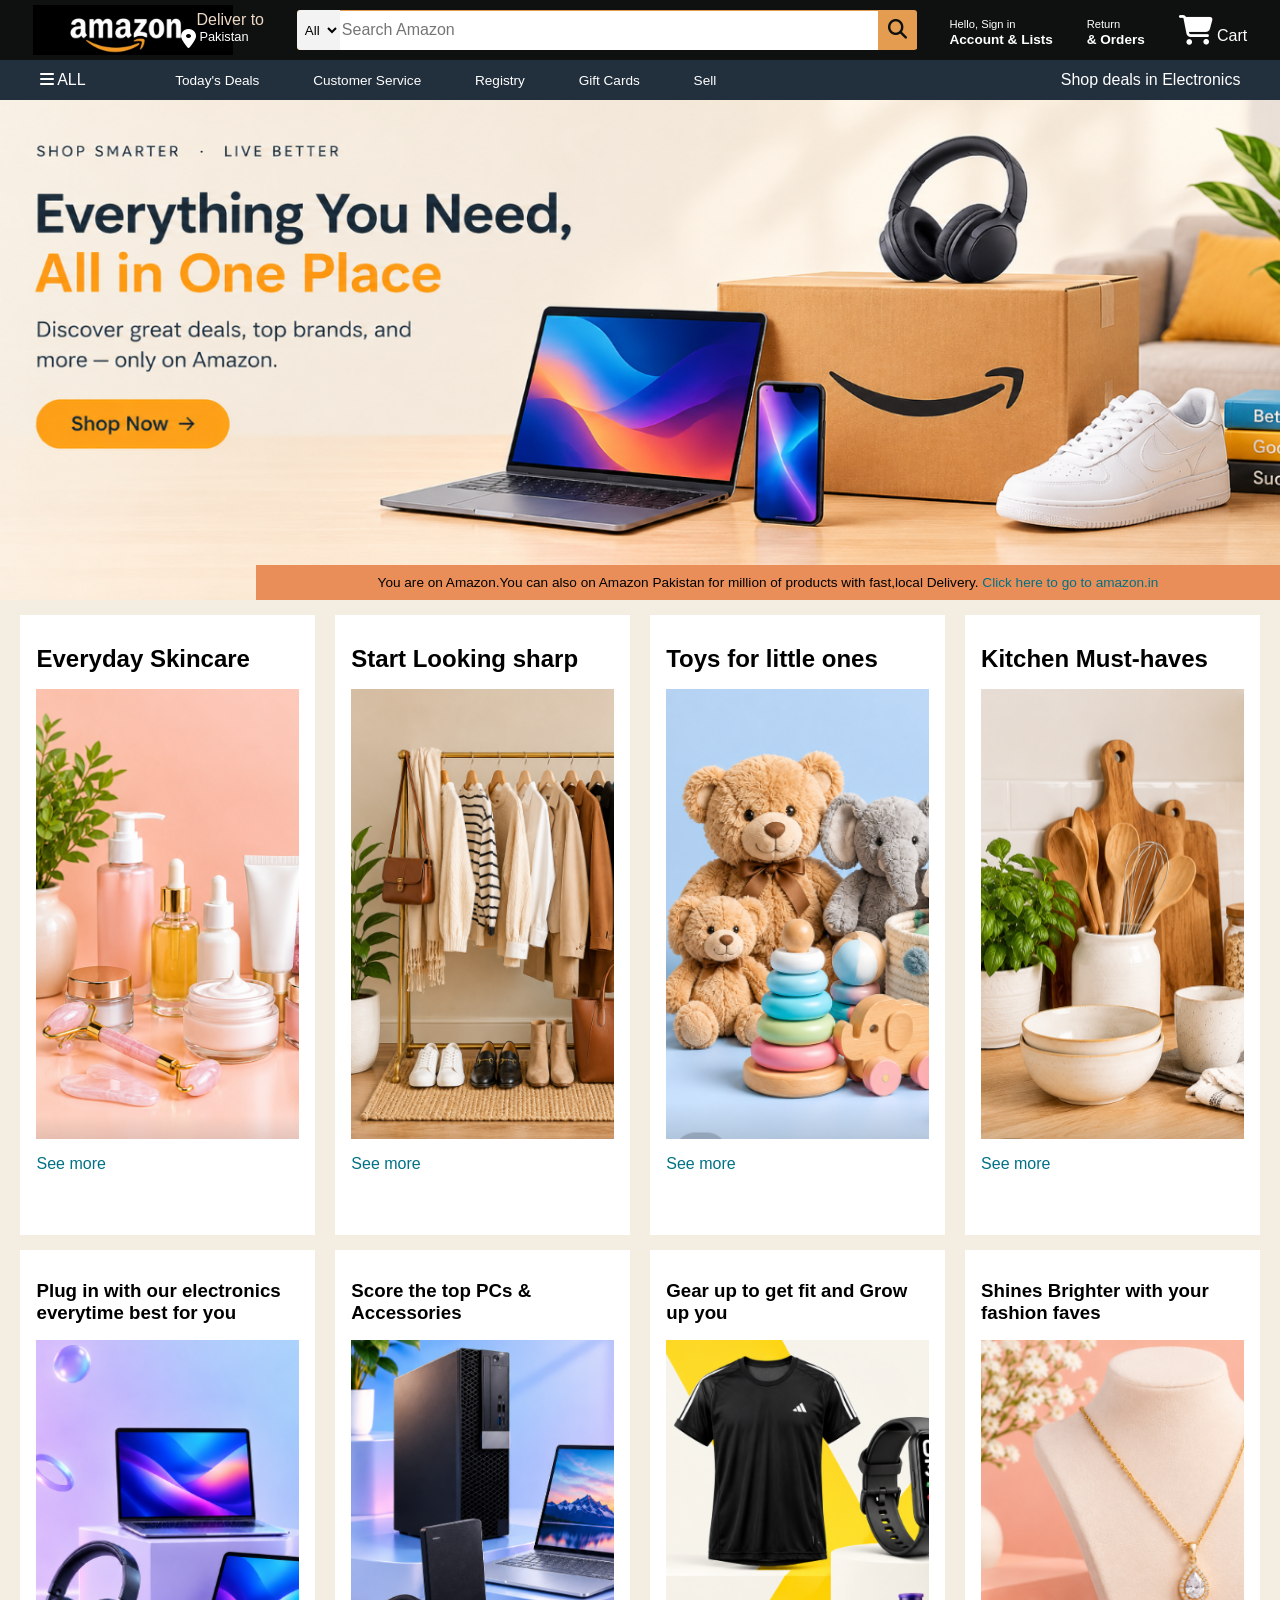
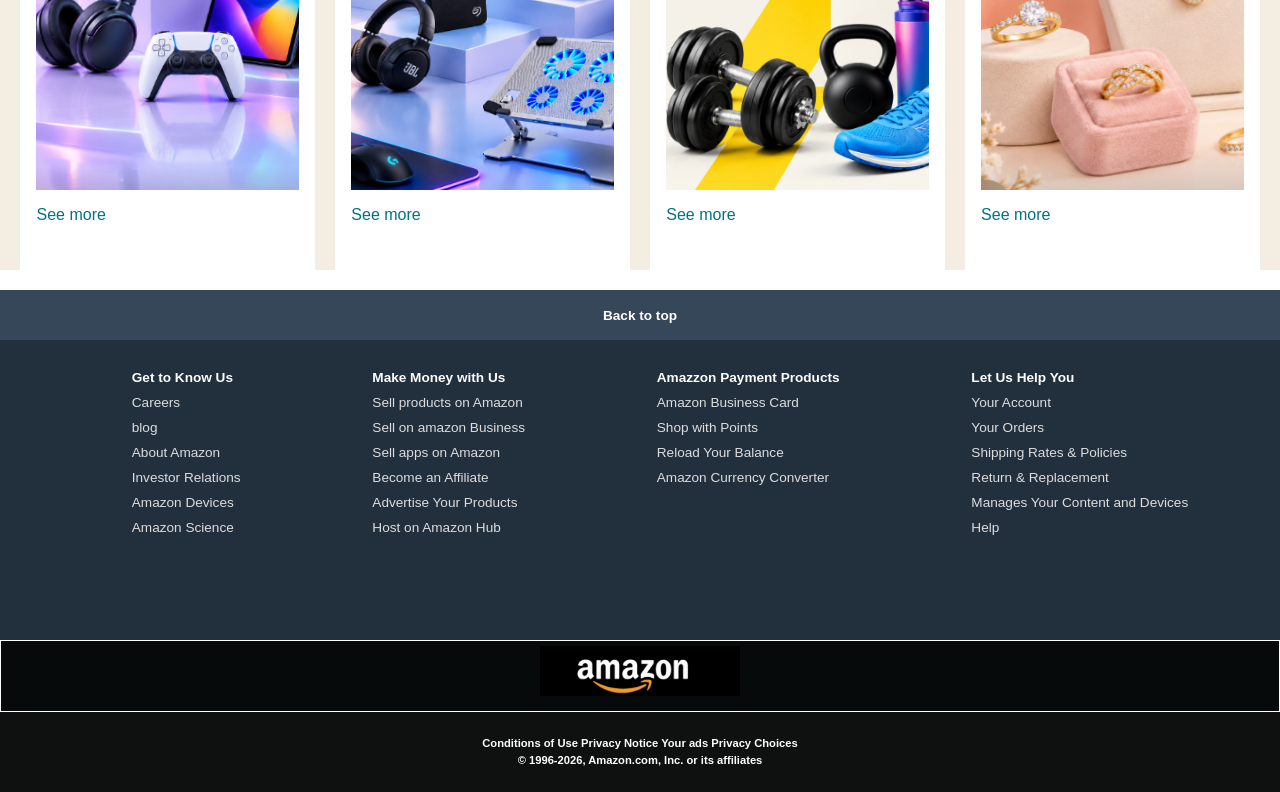
<file: index3.html>
<!DOCTYPE html>
<html lang="en">
<head>
  <meta charset="UTF-8">
  <meta name="viewport" content="width=device-width, initial-scale=1.0">
  <title>final project</title>
  <link rel ="stylesheet" href="style3.css">
<link rel="stylesheet"
href="https://cdnjs.cloudflare.com/ajax/libs/font-awesome/6.5.2/css/all.min.css">
</head>
<body>
  <header> 
    <div class ="navbar">
    <div class="nav-logo border">
      <div class="logo"></div>
    </div>
       <div class ="nav-address border">
        <p class ="add-first">
            Deliver to</p>
        <div class="add-icon">
      <i class="fa-solid fa-location-dot"></i>
          <p class="add-sec"> 
             Pakistan</p>
        </div>
       </div>
        <div class="nav-search">
          <select class="search-select" style ="height:40px;">
            <option>All</option>
          </select>
          <input placeholder="Search Amazon" class = "search-input" style ="height:37px;">
          <div class="search-icon">
              <i class="fa-solid fa-magnifying-glass"></i>
          </div>
        </div>
        <div class="nav-signin border">
        <p><span>Hello, Sign in</span></p>
        <p class = "nav-second">Account & Lists</p>
        </div>
         <div class="nav-return border">
        <p><span>Return</span></p>
        <p class = "nav-second">& Orders</p>
        </div>
        <div class="nav-cart border">
          <i class="fa-solid fa-cart-shopping"></i>
          Cart
        </div>
  </div>
   <div class="plane">
          <div class="plane-all">
            <i class="fa-solid fa-bars"></i>
            ALL
          </div>
          <div class="panel-ops">
            <p>Today's Deals</p>
            <p>Customer Service</p>
            <p>Registry</p>
            <p>Gift Cards</p>
            <p>Sell</p>
          </div>
          <div class="penel-deals">
            Shop deals in Electronics
          </div>
        </div>
</header>
<div class="hero-section">
  <div class="hero-msg">
    <p>You are on Amazon.You can also on Amazon Pakistan for million of products with fast,local Delivery.<a>  Click here to go to amazon.in</a></p>
  </div>
</div>
<div class="shop-section">
  <div class="box1 box">
   <div class="box-content">
     <h2>Everyday Skincare</h2>
    <div class="box-img"style="background-image:url('image1.png');">
    </div> 
     <p>See more</p>
   </div>
   </div>
  <div class="box2 box"> 
    <div class="box-content">
     <h2>Start Looking sharp</h2>
    <div class="box-img"style="background-image:url('image2.png');">
    </div> 
     <p>See more</p>
   </div>
  </div>
  <div class="box3 box"> 
    <div class="box-content">
     <h2>Toys for little  ones</h2>
    <div class="box-img"style="background-image:url('image3.png');">
    </div> 
     <p>See more</p>
   </div>
  </div>
  <div class="box4 box"> 
     <div class="box-content">
     <h2>Kitchen Must-haves</h2>
    <div class="box-img"style="background-image:url('image4.png');">
    </div> 
     <p>See more</p>
   </div>
  </div>
   <div class="box5 box">
   <div class="box-content">
     <h3>Plug in with our electronics everytime best for you</h3>
    <div class="box-img"style="background-image:url('image5.png');">
    </div> 
     <p>See more</p>
   </div>
   </div>
  <div class="box6 box"> 
    <div class="box-content">
     <h3>Score the top PCs & Accessories</h3>
    <div class="box-img"style="background-image:url('image6.png');">
    </div> 
     <p>See more</p>
   </div>
  </div>
  <div class="box7 box"> 
    <div class="box-content">
     <h3>Gear up to get fit and Grow up you</h3>
    <div class="box-img"style="background-image:url('image7.png');">
    </div> 
     <p>See more</p>
   </div>
  </div>
  <div class="box8 box">  
    <div class="box-content">
     <h3>Shines Brighter with your fashion faves</h3>
    <div class="box-img"style="background-image:url('image8.png');">
    </div> 
     <p>See more</p>
   </div>
  </div>
</div> 
<footer>
  <div class="foot-panel1">
    <b>Back to top</b>
  </div>
  <div class="foot-panel2">
    <ul>
     <strong> Get to Know Us</strong>
      <a>Careers</a>
     <a>blog</a>
     <a>About Amazon</a>
     <a>Investor Relations</a>
     <a>Amazon Devices</a>
     <a>Amazon Science</a>
    </ul>
     <ul>
     <strong> Make Money with Us </strong>
      <a>Sell products on Amazon</a>
     <a>Sell on amazon Business</a>
     <a>Sell apps on Amazon</a>
     <a>Become an Affiliate </a>
     <a>Advertise Your Products</a>
     <a>Host on Amazon Hub</a>
    </ul>
     <ul>
     <strong> Amazzon Payment Products<strong>
      <a>Amazon Business Card</a>
     <a>Shop with Points</a>
     <a>Reload Your Balance </a>
     <a>Amazon Currency Converter</a>
    </ul>
     <ul>
     <strong> Let Us Help You</strong>
      <a>Your Account</a>
     <a>Your Orders</a>
     <a>Shipping Rates & Policies</a>
     <a>Return & Replacement</a>
     <a>Manages Your Content and Devices</a>
     <a>Help</a>
    </ul>
  </div>
  <div class="foot-panel3">
<div class="logo"></div>
  </div>
  <div class="foot-panel4">
    <div class="pages">
      <a>Conditions of Use</a>
      <a>Privacy Notice</a>
      <a>Your ads Privacy Choices</a>
    </div>
    <div class="copyright">
      © 1996-2026, Amazon.com, Inc. or its affiliates
    </div>
  </div>
</footer>
</body>
</html>
</file>
<file: style3.css>
*{
    margin:0;
    font-family:arial;
    border:border-box;
}
.navbar {
    height:60px;
    background-color:#0f1111;
    color:white;
    display:flex;
    align-items:center;
    justify-content:space-evenly;
}
.nav-logo {
    height:50px;
    width:100px;
}
.logo {
    background-image:url("icon.png");
       background-size:cover;
     height:50px;
     width:200%;
     display:flex;
     margin-bottom:10px;
} 
.border {
border:1.5px solid transparent;
}
.nav-address{
    font-size:16px;
     background-size:cover;
}
.add-icon{
    font-size:20px;
    margin-left:15px;
    display:flex;
}
.border:hover {
    border:1.5px solid white;
}
/*box2*/
.add-first {
    color:#edd8c3;
    font-size:1rem;
    margin-left:30px;
}
.add-sec {
    color:white;
     font-size:0.8rem;
    margin-left:3px;
     display:flex;
} 
/*box3*/
.nav-search {
    display:flex;
    align-items:center;
    justify-content:space-evenly;
    background-color:rgb(227, 156, 80);
    width:620px;
    height:40px;
    border-radius:3px;
}
.search-select {
    background-color:#f3f3f3;
    width:50px;
    text-align:center;
      border-top-left-radius:4px;
       border-bottom-left-radius:4px;
       border:none;
}
.search-input{
    width:100%;
    font-size:1rem;
    border:none;
}
.search-icon {
     background-color:rgb(227, 156, 80);
     height:37px;
    width:45px;
    display:flex;
    justify-content:center;
    font-size:1.2rem;
    align-items:center;
    color:#0f1111;
}
.nav-search:hover {
    border:2px solid rgb(227, 156, 80);
}
/*box4*/
span{
   font-size:0.7rem;
}
.nav-second{
    font-size:0.85rem;
    font-weight:700;
}
/*box6*/
.nav-cart i {
    font-size:30px;
}
/*palne*/
.plane{
height:40px;
background-color:#222f3d;
display:flex;
color:white;
align-items:center;
justify-content:space-evenly;
}
.panel-ops p{
    display:inline;
    margin-left:50px;
    justify-content:space-evenly;
}
.panel-ops{
    width:70%;
    font-size:0.85rem;
}
.panel-deals{
    font-size:0.9rem;
    font-weight:700;
}
/*hero-section*/
.hero-section{
    background-image:url("image.png");
    height:500px;
    background-size:cover;
    display:flex;
      justify-content:right;
      align-items:flex-end;
}
.hero-msg {
    background-color:rgb(234, 142, 89);
    color:black; 
    height:35px;
    display:flex;
    align-items:center;
    justify-content:center;
    font-size:0.85rem;
    width:80%;
    margin-top:40px;
    margin-bottom:0px;
}
.hero-section a {
    color:#007185;
}
.shop-section{
    display:flex;
    flex-wrap:wrap;
     justify-content:space-evenly;
     background-color:#f4ede1;
}
.box{
   /* border:2px solid black; */
    height:550px;
    width:23%;
    background-color:white;
    padding:20px 0px 50px;
    margin-top:15px;
       overflow: visible;
}
.box-img{
    height:450px;
    display:flex;
    background-size:cover;
    background-repeat:no-repeat; 
    margin-top:1rem; 
    margin-bottom:1rem;  
}  
.box-content {
    margin-top:10px;
   margin-left:1rem;
   margin-right:1rem; 
}
.box-content p {
     color:#007185;
}
/*footer*/
.footer{
    margin-top:200px;
      padding-top:10px;
}
.foot-panel1{
    background-color:#37475a;
    color:white;
    margin-top:20px;
    height:50px;
    display:flex;
    align-items:center;
    justify-content:center;
    font-size:0.85rem;
}
.foot-panel2{
    background-color:#222f3d;
    color:white;
    height:300px;
    display:flex;
     font-size:0.85rem;
     justify-content:space-evenly;
}
ul {
    margin-top:20px;
    padding-top:10px;
}
ul a {
    display:block;
    font-weight:lighter;
    font-size:0.85rem;
    margin-top:10px;
    color:#dddddd;
}
.foot-panel3 {
      background-color:#060a0a;
    color:white;
    border: 0.5px solid white;
    height:70px;
    display:flex;
     align-items:center;
    justify-content:center;
}
.logo{
     background-image:url("icon.png");
       background-size:cover;
     height:50px;
     width:200px;
     display:flex;
     margin-bottom:10px;
}
.foot-panel4{
    background-color:#0f1111;
    color:white;
    height:80px;
    font-size:0.7rem;
     text-align:center;
}
.pages{  
     padding-top:25px;
}
.copyright{
      padding-top:5px;  
}
</file>
